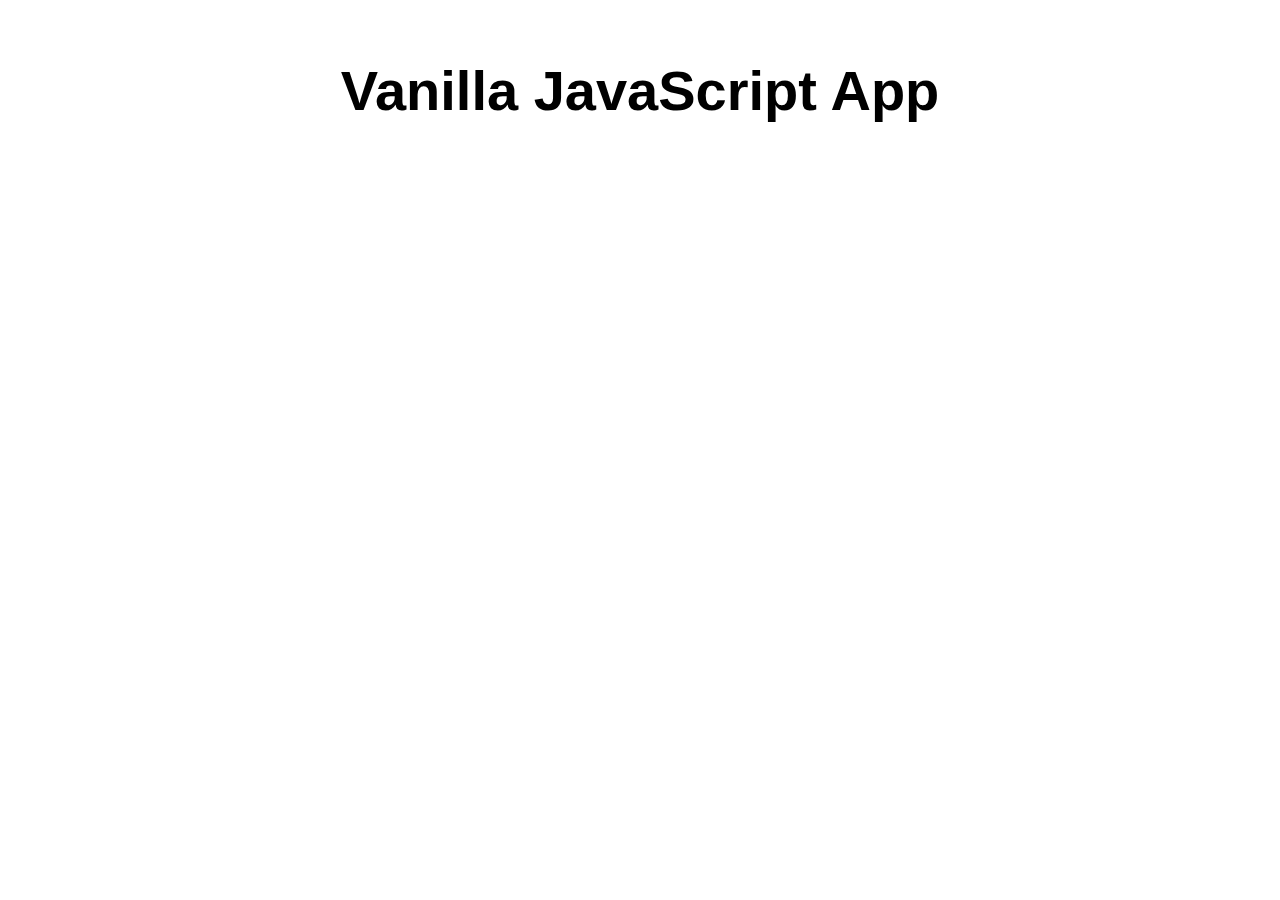
<file: src/index.html>
<!DOCTYPE html>
<html lang="en">

<head>
  <meta charset="UTF-8">
  <meta name="viewport" content="width=device-width, initial-scale=1.0">
  <link rel="stylesheet" href="styles.css">
  <title>Vanilla JavaScript App</title>
</head>

<body>
  <main>
    <h1>Vanilla JavaScript App</h1>
  </main>
</body>

</html>
</file>
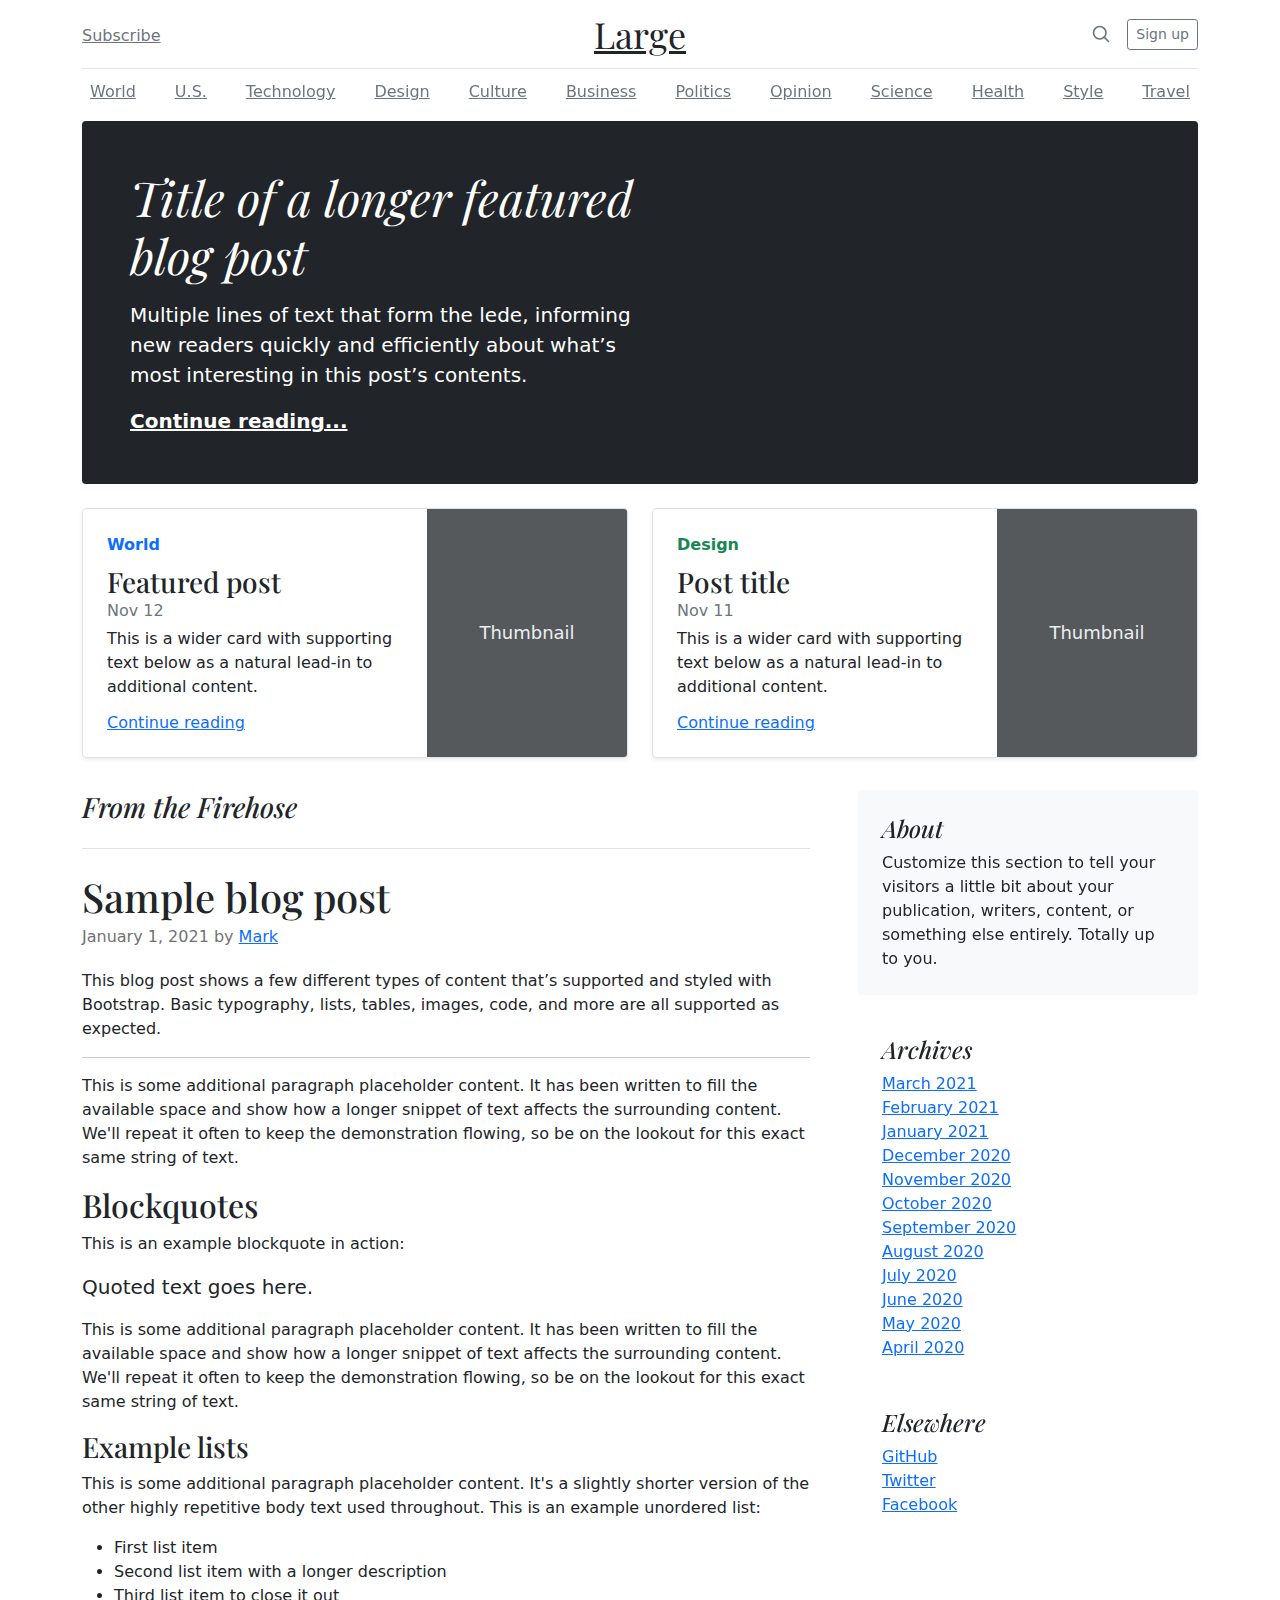
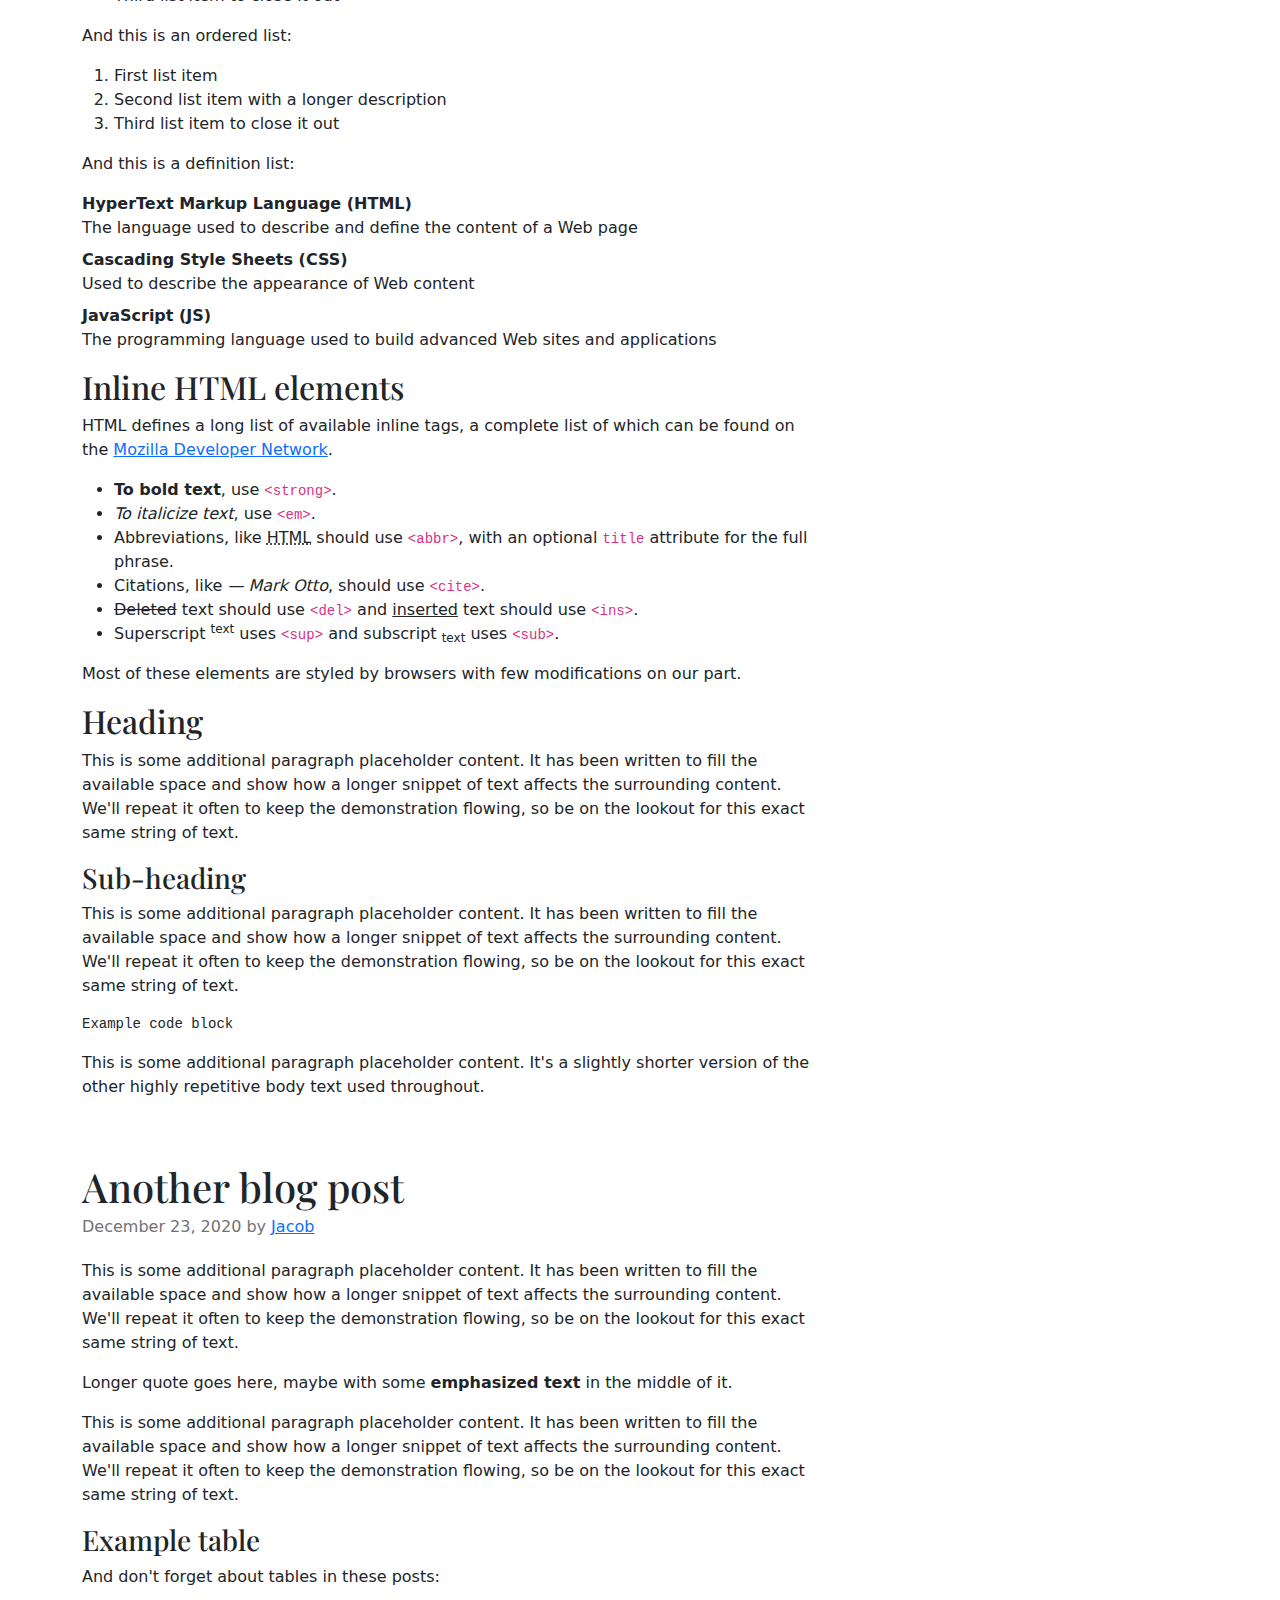
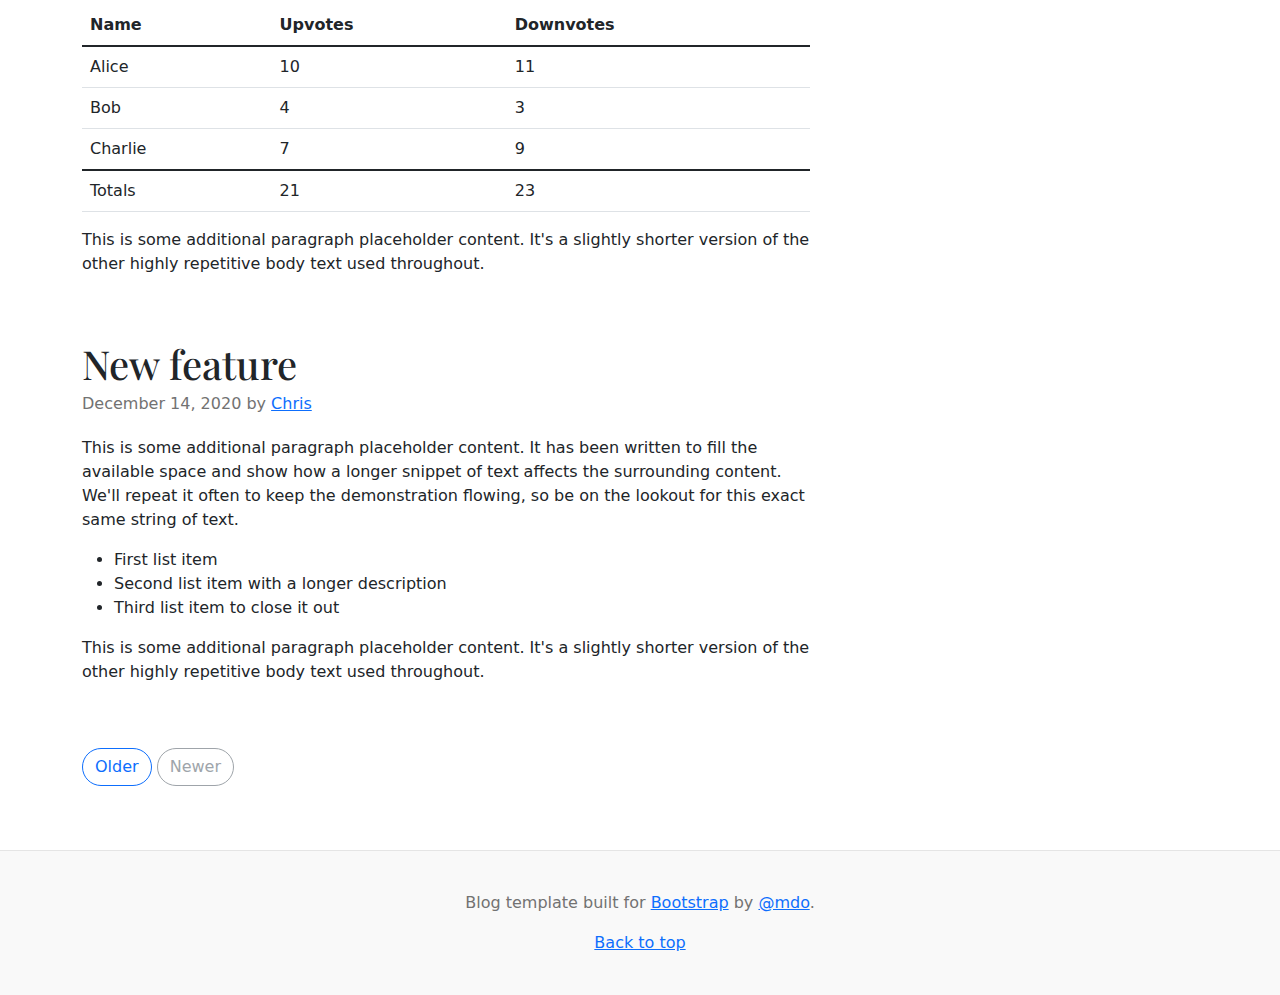
<file: blog.html>
<!doctype html>
<html lang="en">
  <head>
    <meta charset="utf-8">
    <meta name="viewport" content="width=device-width, initial-scale=1">
    <meta name="description" content="">
    <meta name="author" content="Mark Otto, Jacob Thornton, and Bootstrap contributors">
    <meta name="generator" content="Hugo 0.88.1">
    <title>Blog Template · Bootstrap v5.1</title>

    <link rel="canonical" href="https://getbootstrap.com/docs/5.1/examples/blog/">

    

    <!-- Bootstrap core CSS -->
<link href="/css/bootstrap.min.css" rel="stylesheet">

    <style>
      .bd-placeholder-img {
        font-size: 1.125rem;
        text-anchor: middle;
        -webkit-user-select: none;
        -moz-user-select: none;
        user-select: none;
      }

      @media (min-width: 768px) {
        .bd-placeholder-img-lg {
          font-size: 3.5rem;
        }
      }
    </style>

    
    <!-- Custom styles for this template -->
    <link href="https://fonts.googleapis.com/css?family=Playfair&#43;Display:700,900&amp;display=swap" rel="stylesheet">
    <!-- Custom styles for this template -->
    <link href="/css/blog.css" rel="stylesheet">
  </head>
  <body>
    
<div class="container">
  <header class="blog-header py-3">
    <div class="row flex-nowrap justify-content-between align-items-center">
      <div class="col-4 pt-1">
        <a class="link-secondary" href="#">Subscribe</a>
      </div>
      <div class="col-4 text-center">
        <a class="blog-header-logo text-dark" href="#">Large</a>
      </div>
      <div class="col-4 d-flex justify-content-end align-items-center">
        <a class="link-secondary" href="#" aria-label="Search">
          <svg xmlns="http://www.w3.org/2000/svg" width="20" height="20" fill="none" stroke="currentColor" stroke-linecap="round" stroke-linejoin="round" stroke-width="2" class="mx-3" role="img" viewBox="0 0 24 24"><title>Search</title><circle cx="10.5" cy="10.5" r="7.5"/><path d="M21 21l-5.2-5.2"/></svg>
        </a>
        <a class="btn btn-sm btn-outline-secondary" href="#">Sign up</a>
      </div>
    </div>
  </header>

  <div class="nav-scroller py-1 mb-2">
    <nav class="nav d-flex justify-content-between">
      <a class="p-2 link-secondary" href="#">World</a>
      <a class="p-2 link-secondary" href="#">U.S.</a>
      <a class="p-2 link-secondary" href="#">Technology</a>
      <a class="p-2 link-secondary" href="#">Design</a>
      <a class="p-2 link-secondary" href="#">Culture</a>
      <a class="p-2 link-secondary" href="#">Business</a>
      <a class="p-2 link-secondary" href="#">Politics</a>
      <a class="p-2 link-secondary" href="#">Opinion</a>
      <a class="p-2 link-secondary" href="#">Science</a>
      <a class="p-2 link-secondary" href="#">Health</a>
      <a class="p-2 link-secondary" href="#">Style</a>
      <a class="p-2 link-secondary" href="#">Travel</a>
    </nav>
  </div>
</div>

<main class="container">
  <div class="p-4 p-md-5 mb-4 text-white rounded bg-dark">
    <div class="col-md-6 px-0">
      <h1 class="display-4 fst-italic">Title of a longer featured blog post</h1>
      <p class="lead my-3">Multiple lines of text that form the lede, informing new readers quickly and efficiently about what’s most interesting in this post’s contents.</p>
      <p class="lead mb-0"><a href="#" class="text-white fw-bold">Continue reading...</a></p>
    </div>
  </div>

  <div class="row mb-2">
    <div class="col-md-6">
      <div class="row g-0 border rounded overflow-hidden flex-md-row mb-4 shadow-sm h-md-250 position-relative">
        <div class="col p-4 d-flex flex-column position-static">
          <strong class="d-inline-block mb-2 text-primary">World</strong>
          <h3 class="mb-0">Featured post</h3>
          <div class="mb-1 text-muted">Nov 12</div>
          <p class="card-text mb-auto">This is a wider card with supporting text below as a natural lead-in to additional content.</p>
          <a href="#" class="stretched-link">Continue reading</a>
        </div>
        <div class="col-auto d-none d-lg-block">
          <svg class="bd-placeholder-img" width="200" height="250" xmlns="http://www.w3.org/2000/svg" role="img" aria-label="Placeholder: Thumbnail" preserveAspectRatio="xMidYMid slice" focusable="false"><title>Placeholder</title><rect width="100%" height="100%" fill="#55595c"/><text x="50%" y="50%" fill="#eceeef" dy=".3em">Thumbnail</text></svg>

        </div>
      </div>
    </div>
    <div class="col-md-6">
      <div class="row g-0 border rounded overflow-hidden flex-md-row mb-4 shadow-sm h-md-250 position-relative">
        <div class="col p-4 d-flex flex-column position-static">
          <strong class="d-inline-block mb-2 text-success">Design</strong>
          <h3 class="mb-0">Post title</h3>
          <div class="mb-1 text-muted">Nov 11</div>
          <p class="mb-auto">This is a wider card with supporting text below as a natural lead-in to additional content.</p>
          <a href="#" class="stretched-link">Continue reading</a>
        </div>
        <div class="col-auto d-none d-lg-block">
          <svg class="bd-placeholder-img" width="200" height="250" xmlns="http://www.w3.org/2000/svg" role="img" aria-label="Placeholder: Thumbnail" preserveAspectRatio="xMidYMid slice" focusable="false"><title>Placeholder</title><rect width="100%" height="100%" fill="#55595c"/><text x="50%" y="50%" fill="#eceeef" dy=".3em">Thumbnail</text></svg>

        </div>
      </div>
    </div>
  </div>

  <div class="row g-5">
    <div class="col-md-8">
      <h3 class="pb-4 mb-4 fst-italic border-bottom">
        From the Firehose
      </h3>

      <article class="blog-post">
        <h2 class="blog-post-title">Sample blog post</h2>
        <p class="blog-post-meta">January 1, 2021 by <a href="#">Mark</a></p>

        <p>This blog post shows a few different types of content that’s supported and styled with Bootstrap. Basic typography, lists, tables, images, code, and more are all supported as expected.</p>
        <hr>
        <p>This is some additional paragraph placeholder content. It has been written to fill the available space and show how a longer snippet of text affects the surrounding content. We'll repeat it often to keep the demonstration flowing, so be on the lookout for this exact same string of text.</p>
        <h2>Blockquotes</h2>
        <p>This is an example blockquote in action:</p>
        <blockquote class="blockquote">
          <p>Quoted text goes here.</p>
        </blockquote>
        <p>This is some additional paragraph placeholder content. It has been written to fill the available space and show how a longer snippet of text affects the surrounding content. We'll repeat it often to keep the demonstration flowing, so be on the lookout for this exact same string of text.</p>
        <h3>Example lists</h3>
        <p>This is some additional paragraph placeholder content. It's a slightly shorter version of the other highly repetitive body text used throughout. This is an example unordered list:</p>
        <ul>
          <li>First list item</li>
          <li>Second list item with a longer description</li>
          <li>Third list item to close it out</li>
        </ul>
        <p>And this is an ordered list:</p>
        <ol>
          <li>First list item</li>
          <li>Second list item with a longer description</li>
          <li>Third list item to close it out</li>
        </ol>
        <p>And this is a definition list:</p>
        <dl>
          <dt>HyperText Markup Language (HTML)</dt>
          <dd>The language used to describe and define the content of a Web page</dd>
          <dt>Cascading Style Sheets (CSS)</dt>
          <dd>Used to describe the appearance of Web content</dd>
          <dt>JavaScript (JS)</dt>
          <dd>The programming language used to build advanced Web sites and applications</dd>
        </dl>
        <h2>Inline HTML elements</h2>
        <p>HTML defines a long list of available inline tags, a complete list of which can be found on the <a href="https://developer.mozilla.org/en-US/docs/Web/HTML/Element">Mozilla Developer Network</a>.</p>
        <ul>
          <li><strong>To bold text</strong>, use <code class="language-plaintext highlighter-rouge">&lt;strong&gt;</code>.</li>
          <li><em>To italicize text</em>, use <code class="language-plaintext highlighter-rouge">&lt;em&gt;</code>.</li>
          <li>Abbreviations, like <abbr title="HyperText Markup Langage">HTML</abbr> should use <code class="language-plaintext highlighter-rouge">&lt;abbr&gt;</code>, with an optional <code class="language-plaintext highlighter-rouge">title</code> attribute for the full phrase.</li>
          <li>Citations, like <cite>— Mark Otto</cite>, should use <code class="language-plaintext highlighter-rouge">&lt;cite&gt;</code>.</li>
          <li><del>Deleted</del> text should use <code class="language-plaintext highlighter-rouge">&lt;del&gt;</code> and <ins>inserted</ins> text should use <code class="language-plaintext highlighter-rouge">&lt;ins&gt;</code>.</li>
          <li>Superscript <sup>text</sup> uses <code class="language-plaintext highlighter-rouge">&lt;sup&gt;</code> and subscript <sub>text</sub> uses <code class="language-plaintext highlighter-rouge">&lt;sub&gt;</code>.</li>
        </ul>
        <p>Most of these elements are styled by browsers with few modifications on our part.</p>
        <h2>Heading</h2>
        <p>This is some additional paragraph placeholder content. It has been written to fill the available space and show how a longer snippet of text affects the surrounding content. We'll repeat it often to keep the demonstration flowing, so be on the lookout for this exact same string of text.</p>
        <h3>Sub-heading</h3>
        <p>This is some additional paragraph placeholder content. It has been written to fill the available space and show how a longer snippet of text affects the surrounding content. We'll repeat it often to keep the demonstration flowing, so be on the lookout for this exact same string of text.</p>
        <pre><code>Example code block</code></pre>
        <p>This is some additional paragraph placeholder content. It's a slightly shorter version of the other highly repetitive body text used throughout.</p>
      </article>

      <article class="blog-post">
        <h2 class="blog-post-title">Another blog post</h2>
        <p class="blog-post-meta">December 23, 2020 by <a href="#">Jacob</a></p>

        <p>This is some additional paragraph placeholder content. It has been written to fill the available space and show how a longer snippet of text affects the surrounding content. We'll repeat it often to keep the demonstration flowing, so be on the lookout for this exact same string of text.</p>
        <blockquote>
          <p>Longer quote goes here, maybe with some <strong>emphasized text</strong> in the middle of it.</p>
        </blockquote>
        <p>This is some additional paragraph placeholder content. It has been written to fill the available space and show how a longer snippet of text affects the surrounding content. We'll repeat it often to keep the demonstration flowing, so be on the lookout for this exact same string of text.</p>
        <h3>Example table</h3>
        <p>And don't forget about tables in these posts:</p>
        <table class="table">
          <thead>
            <tr>
              <th>Name</th>
              <th>Upvotes</th>
              <th>Downvotes</th>
            </tr>
          </thead>
          <tbody>
            <tr>
              <td>Alice</td>
              <td>10</td>
              <td>11</td>
            </tr>
            <tr>
              <td>Bob</td>
              <td>4</td>
              <td>3</td>
            </tr>
            <tr>
              <td>Charlie</td>
              <td>7</td>
              <td>9</td>
            </tr>
          </tbody>
          <tfoot>
            <tr>
              <td>Totals</td>
              <td>21</td>
              <td>23</td>
            </tr>
          </tfoot>
        </table>

        <p>This is some additional paragraph placeholder content. It's a slightly shorter version of the other highly repetitive body text used throughout.</p>
      </article>

      <article class="blog-post">
        <h2 class="blog-post-title">New feature</h2>
        <p class="blog-post-meta">December 14, 2020 by <a href="#">Chris</a></p>

        <p>This is some additional paragraph placeholder content. It has been written to fill the available space and show how a longer snippet of text affects the surrounding content. We'll repeat it often to keep the demonstration flowing, so be on the lookout for this exact same string of text.</p>
        <ul>
          <li>First list item</li>
          <li>Second list item with a longer description</li>
          <li>Third list item to close it out</li>
        </ul>
        <p>This is some additional paragraph placeholder content. It's a slightly shorter version of the other highly repetitive body text used throughout.</p>
      </article>

      <nav class="blog-pagination" aria-label="Pagination">
        <a class="btn btn-outline-primary" href="#">Older</a>
        <a class="btn btn-outline-secondary disabled">Newer</a>
      </nav>

    </div>

    <div class="col-md-4">
      <div class="position-sticky" style="top: 2rem;">
        <div class="p-4 mb-3 bg-light rounded">
          <h4 class="fst-italic">About</h4>
          <p class="mb-0">Customize this section to tell your visitors a little bit about your publication, writers, content, or something else entirely. Totally up to you.</p>
        </div>

        <div class="p-4">
          <h4 class="fst-italic">Archives</h4>
          <ol class="list-unstyled mb-0">
            <li><a href="#">March 2021</a></li>
            <li><a href="#">February 2021</a></li>
            <li><a href="#">January 2021</a></li>
            <li><a href="#">December 2020</a></li>
            <li><a href="#">November 2020</a></li>
            <li><a href="#">October 2020</a></li>
            <li><a href="#">September 2020</a></li>
            <li><a href="#">August 2020</a></li>
            <li><a href="#">July 2020</a></li>
            <li><a href="#">June 2020</a></li>
            <li><a href="#">May 2020</a></li>
            <li><a href="#">April 2020</a></li>
          </ol>
        </div>

        <div class="p-4">
          <h4 class="fst-italic">Elsewhere</h4>
          <ol class="list-unstyled">
            <li><a href="#">GitHub</a></li>
            <li><a href="#">Twitter</a></li>
            <li><a href="#">Facebook</a></li>
          </ol>
        </div>
      </div>
    </div>
  </div>

</main>

<footer class="blog-footer">
  <p>Blog template built for <a href="https://getbootstrap.com/">Bootstrap</a> by <a href="https://twitter.com/mdo">@mdo</a>.</p>
  <p>
    <a href="#">Back to top</a>
  </p>
</footer>


    
  </body>
</html>
</file>
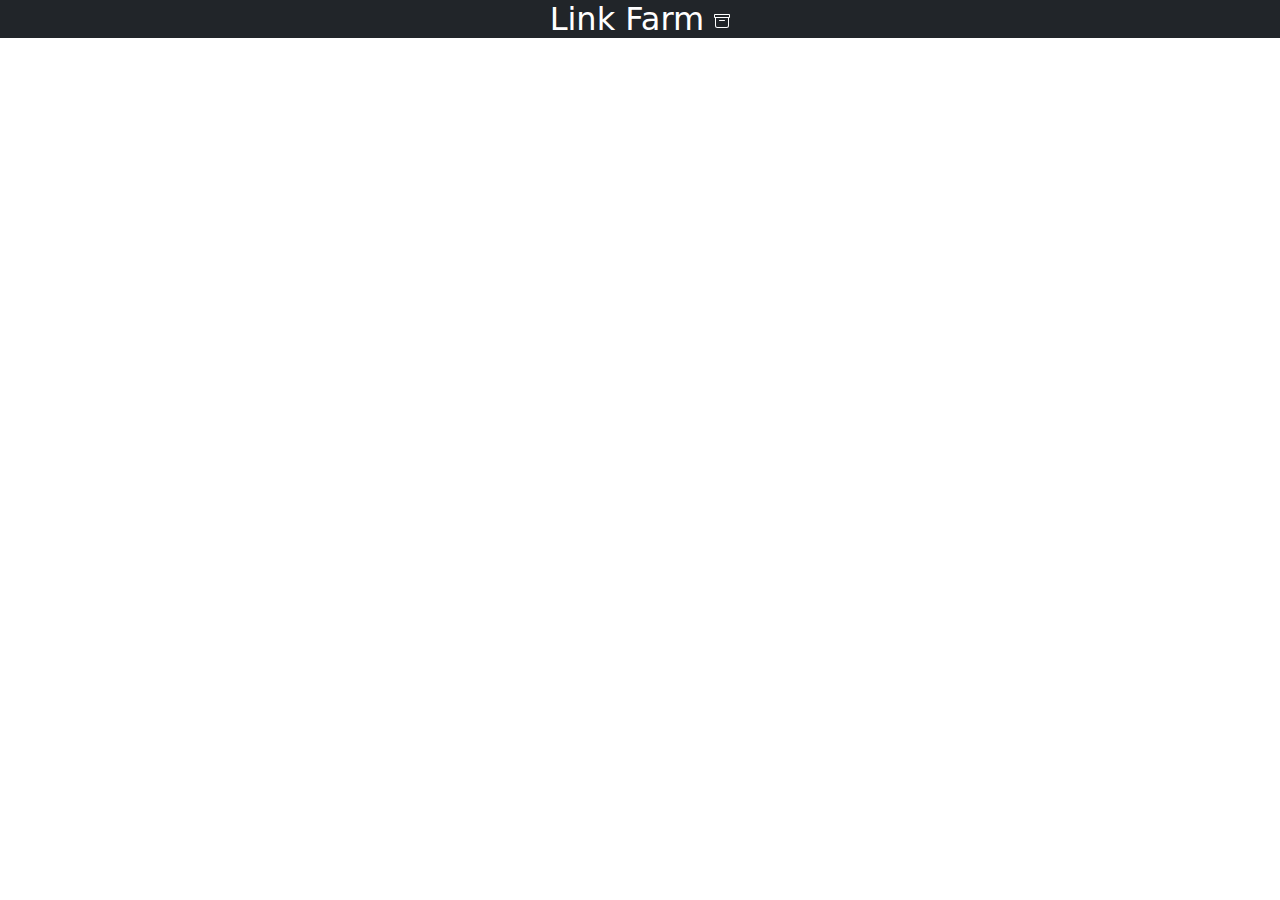
<file: links.html>
<!DOCTYPE html>
<html lang="en">
<head>
  <meta charset="UTF-8">
  <meta name="viewport" content="width=device-width, initial-scale=1.0">
  <title>Link Farm</title>
  <link rel="stylesheet" href="https://stackpath.bootstrapcdn.com/bootstrap/5.0.0-alpha1/css/bootstrap.min.css" integrity="sha384-r4NyP46KrjDleawBgD5tp8Y7UzmLA05oM1iAEQ17CSuDqnUK2+k9luXQOfXJCJ4I" crossorigin="anonymous">
  <link rel="stylesheet" href="https://cdnjs.cloudflare.com/ajax/libs/twitter-bootstrap/5.0.1/css/bootstrap.min.css">
  <link rel="stylesheet" href="https://cdn.datatables.net/1.11.3/css/dataTables.bootstrap5.min.css">
  <!-- <script src="https://cdn.jsdelivr.net/npm/popper.js@1.16.0/dist/umd/popper.min.js" integrity="sha384-Q6E9RHvbIyZFJoft+2mJbHaEWldlvI9IOYy5n3zV9zzTtmI3UksdQRVvoxMfooAo" crossorigin="anonymous"></script>
  <script src="https://stackpath.bootstrapcdn.com/bootstrap/5.0.0-alpha1/js/bootstrap.min.js" integrity="sha384-oesi62hOLfzrys4LxRF63OJCXdXDipiYWBnvTl9Y9/TRlw5xlKIEHpNyvvDShgf/" crossorigin="anonymous"></script>
  -->
</head>
<body>
<p class="h2 text-center bg-dark text-white">Link Farm <svg xmlns="http://www.w3.org/2000/svg" width="16" height="16" fill="currentColor" class="bi bi-archive" viewBox="0 0 16 16">
    <path d="M0 2a1 1 0 0 1 1-1h14a1 1 0 0 1 1 1v2a1 1 0 0 1-1 1v7.5a2.5 2.5 0 0 1-2.5 2.5h-9A2.5 2.5 0 0 1 1 12.5V5a1 1 0 0 1-1-1V2zm2 3v7.5A1.5 1.5 0 0 0 3.5 14h9a1.5 1.5 0 0 0 1.5-1.5V5H2zm13-3H1v2h14V2zM5 7.5a.5.5 0 0 1 .5-.5h5a.5.5 0 0 1 0 1h-5a.5.5 0 0 1-.5-.5z"/>
  </svg></p>
<div class="container">
    <div class="row">
        <iframe src="https://script.google.com/macros/s/AKfycby0I76P2hVVDJBPyJyZRkgOfLnmYTfJD2PT69fa9AHYeO3STXxu/exec" scrolling="no" 
        height="600" width="100%"></iframe>
    </div>
</div>
</body>
</html>
</file>
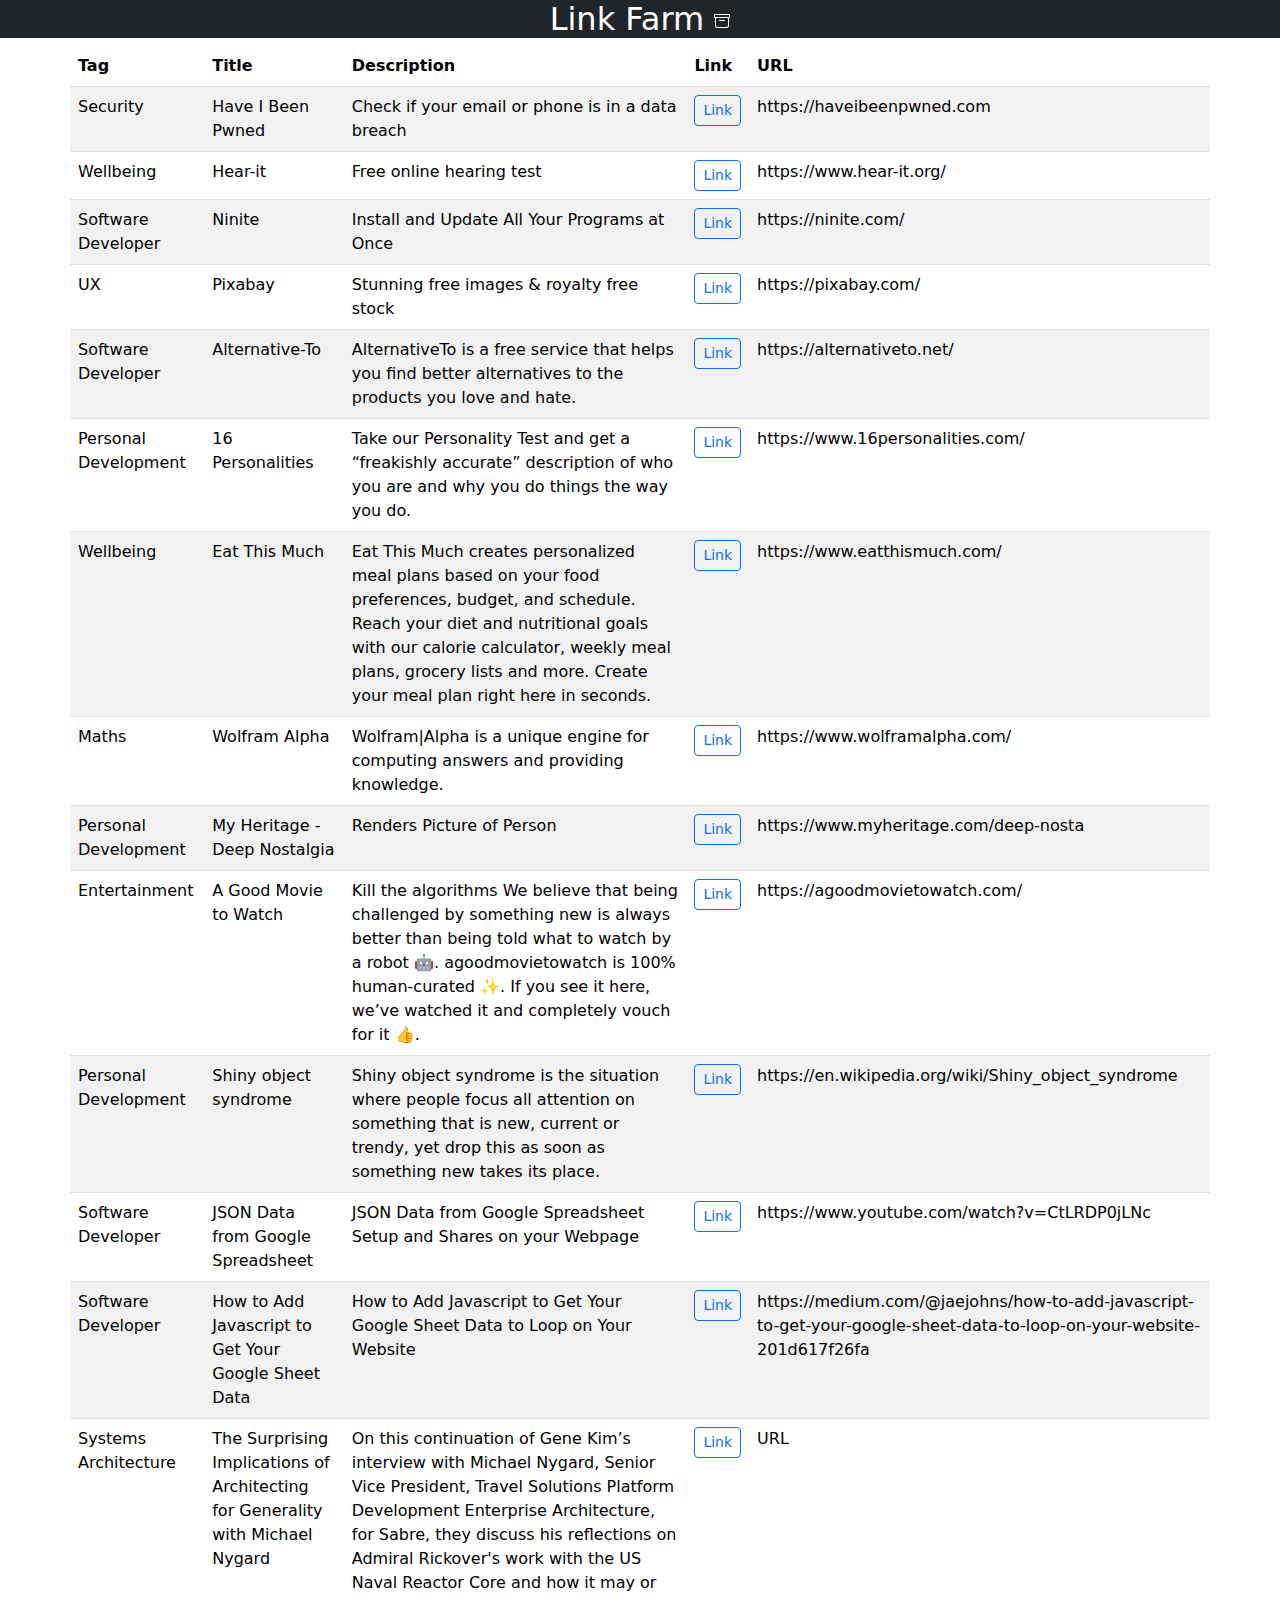
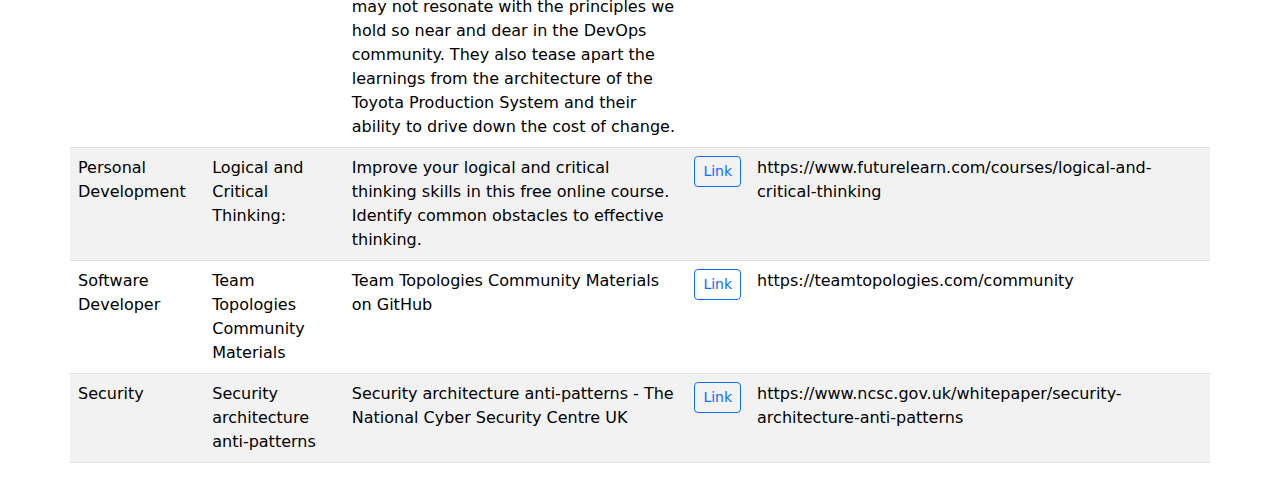
<file: Linksv2.html>
<!DOCTYPE html>
<html lang="en">
<head>
  <meta charset="UTF-8">
  <meta name="viewport" content="width=device-width, initial-scale=1.0">
  <title>Link Farm</title>
  <link rel="stylesheet" href="https://stackpath.bootstrapcdn.com/bootstrap/5.0.0-alpha1/css/bootstrap.min.css" integrity="sha384-r4NyP46KrjDleawBgD5tp8Y7UzmLA05oM1iAEQ17CSuDqnUK2+k9luXQOfXJCJ4I" crossorigin="anonymous">
  <link rel="stylesheet" href="https://cdnjs.cloudflare.com/ajax/libs/twitter-bootstrap/5.0.1/css/bootstrap.min.css">
  <link rel="stylesheet" href="https://cdn.datatables.net/1.11.3/css/dataTables.bootstrap5.min.css">
  <!-- <script src="https://cdn.jsdelivr.net/npm/popper.js@1.16.0/dist/umd/popper.min.js" integrity="sha384-Q6E9RHvbIyZFJoft+2mJbHaEWldlvI9IOYy5n3zV9zzTtmI3UksdQRVvoxMfooAo" crossorigin="anonymous"></script>
  <script src="https://stackpath.bootstrapcdn.com/bootstrap/5.0.0-alpha1/js/bootstrap.min.js" integrity="sha384-oesi62hOLfzrys4LxRF63OJCXdXDipiYWBnvTl9Y9/TRlw5xlKIEHpNyvvDShgf/" crossorigin="anonymous"></script>
  -->
</head>
<body>
<p class="h2 text-center bg-dark text-white">Link Farm <svg xmlns="http://www.w3.org/2000/svg" width="16" height="16" fill="currentColor" class="bi bi-archive" viewBox="0 0 16 16">
    <path d="M0 2a1 1 0 0 1 1-1h14a1 1 0 0 1 1 1v2a1 1 0 0 1-1 1v7.5a2.5 2.5 0 0 1-2.5 2.5h-9A2.5 2.5 0 0 1 1 12.5V5a1 1 0 0 1-1-1V2zm2 3v7.5A1.5 1.5 0 0 0 3.5 14h9a1.5 1.5 0 0 0 1.5-1.5V5H2zm13-3H1v2h14V2zM5 7.5a.5.5 0 0 1 .5-.5h5a.5.5 0 0 1 0 1h-5a.5.5 0 0 1-.5-.5z"/>
  </svg></p>
<div class="container">
    <div class="row">
        <table id="foo" class="table table-striped" style="width:100%">
            <thead>
                <tr>
                    <th>Tag</th>
                    <th>Title</th>
                    <th>Description</th>
                    <th>Link</th>
                    <th>URL</th>
                </tr>
            </thead>
            <tbody>
                <tr>
                    <td>Security</td>
                    <td>Have I Been Pwned</td>
                    <td>Check if your email or phone is in a data breach</td>
                    <td><a class="btn btn-outline-primary btn-sm" href="https://haveibeenpwned.com" target="_blank" role="button">Link</a></td>
                    <td>https://haveibeenpwned.com</td>
                </tr>
                <tr>
                    <td>Wellbeing</td>
                    <td>Hear-it</td>
                    <td>Free online hearing test</td>
                    <td><a class="btn btn-outline-primary btn-sm" href="https://www.hear-it.org/" target="_blank" role="button">Link</a></td>
                    <td>https://www.hear-it.org/</td>
                </tr>
                <tr>
                    <td>Software Developer</td>
                    <td>Ninite</td>
                    <td>Install and Update All Your Programs at Once</td>
                    <td><a class="btn btn-outline-primary btn-sm" href="https://ninite.com/" target="_blank" role="button">Link</a></td>
                    <td>https://ninite.com/</td>
                </tr>
                <tr>
                    <td>UX</td>
                    <td>Pixabay</td>
                    <td>Stunning free images & royalty free stock</td>
                    <td><a class="btn btn-outline-primary btn-sm" href="https://pixabay.com/" target="_blank" role="button">Link</a></td>
                    <td>https://pixabay.com/</td>
                </tr>
                <tr>
                    <td>Software Developer</td>
                    <td>Alternative-To</td>
                    <td>AlternativeTo is a free service that helps you find better alternatives to the products you love and hate.</td>
                    <td><a class="btn btn-outline-primary btn-sm" href="https://alternativeto.net/" target="_blank" role="button">Link</a></td>
                    <td>https://alternativeto.net/</td>
                </tr>
                <tr>
                    <td>Personal Development</td>
                    <td>16 Personalities</td>
                    <td>Take our Personality Test and get a “freakishly accurate” description of who you are and why you do things the way you do.</td>
                    <td><a class="btn btn-outline-primary btn-sm" href="https://www.16personalities.com/" target="_blank" role="button">Link</a></td>
                    <td>https://www.16personalities.com/</td>
                </tr>
                <tr>
                    <td>Wellbeing</td>
                    <td>Eat This Much</td>
                    <td>Eat This Much creates personalized meal plans based on your food preferences, budget, and schedule. Reach your diet and nutritional goals with our calorie calculator, weekly meal plans, grocery lists and more. Create your meal plan right here in seconds.</td>
                    <td><a class="btn btn-outline-primary btn-sm" href="https://www.eatthismuch.com/" target="_blank" role="button">Link</a></td>
                    <td>https://www.eatthismuch.com/</td>
                </tr>
                <tr>
                    <td>Maths</td>
                    <td>Wolfram Alpha</td>
                    <td>Wolfram|Alpha is a unique engine for computing answers and providing knowledge.</td>
                    <td><a class="btn btn-outline-primary btn-sm" href="https://www.wolframalpha.com/" target="_blank" role="button">Link</a></td>
                    <td>https://www.wolframalpha.com/</td>
                </tr>
                <tr>
                    <td>Personal Development</td>
                    <td>My Heritage - Deep Nostalgia</td>
                    <td>Renders Picture of Person</td>
                    <td><a class="btn btn-outline-primary btn-sm" href="https://www.myheritage.com/deep-nosta" target="_blank" role="button">Link</a></td>
                    <td>https://www.myheritage.com/deep-nosta</td>
                </tr>
                <tr>
                    <td>Entertainment</td>
                    <td>A Good Movie to Watch</td>
                    <td>Kill the algorithms
                        We believe that being challenged by something new is always better than being told what to watch by a robot 🤖. agoodmovietowatch is 100% human-curated ✨. If you see it here, we’ve watched it and completely vouch for it 👍.</td>
                    <td><a class="btn btn-outline-primary btn-sm" href="https://agoodmovietowatch.com/" target="_blank" role="button">Link</a></td>
                    <td>https://agoodmovietowatch.com/</td>
                </tr>
                <tr>
                    <td>Personal Development</td>
                    <td>Shiny object syndrome</td>
                    <td>Shiny object syndrome is the situation where people focus all attention on something that is new, current or trendy, yet drop this as soon as something new takes its place.</td>
                    <td><a class="btn btn-outline-primary btn-sm" href="https://en.wikipedia.org/wiki/Shiny_object_syndrome" target="_blank" role="button">Link</a></td>
                    <td>https://en.wikipedia.org/wiki/Shiny_object_syndrome</td>
                </tr>
                <tr>
                    <td>Software Developer</td>
                    <td>JSON Data from Google Spreadsheet</td>
                    <td>JSON Data from Google Spreadsheet Setup and Shares on your Webpage</td>
                    <td><a class="btn btn-outline-primary btn-sm" href="https://www.youtube.com/watch?v=CtLRDP0jLNc" target="_blank" role="button">Link</a></td>
                    <td>https://www.youtube.com/watch?v=CtLRDP0jLNc</td>
                </tr>
                <tr>
                    <td>Software Developer</td>
                    <td>How to Add Javascript to Get Your Google Sheet Data</td>
                    <td>How to Add Javascript to Get Your Google Sheet Data to Loop on Your Website</td>
                    <td><a class="btn btn-outline-primary btn-sm" href="https://medium.com/@jaejohns/how-to-add-javascript-to-get-your-google-sheet-data-to-loop-on-your-website-201d617f26fa" target="_blank" role="button">Link</a></td>
                    <td>https://medium.com/@jaejohns/how-to-add-javascript-to-get-your-google-sheet-data-to-loop-on-your-website-201d617f26fa</td>
                </tr>
                <tr>
                    <td>Systems Architecture</td>
                    <td>The Surprising Implications of Architecting for Generality with Michael Nygard</td>
                    <td>On this continuation of Gene Kim’s interview with Michael Nygard, Senior Vice President, Travel Solutions Platform Development Enterprise Architecture, for Sabre, they discuss his reflections on Admiral Rickover's work with the US Naval Reactor Core and how it may or may not resonate with the principles we hold so near and dear in the DevOps community. They also tease apart the learnings from the architecture of the Toyota Production System and their ability to drive down the cost of change.</td>
                    <td><a class="btn btn-outline-primary btn-sm" href="#" target="_blank" role="button">Link</a></td>
                    <td>URL</td>
                </tr>
                <tr>
                    <td>Personal Development</td>
                    <td>Logical and Critical Thinking:</td>
                    <td>Improve your logical and critical thinking skills in this free online course. Identify common obstacles to effective thinking.</td>
                    <td><a class="btn btn-outline-primary btn-sm" href="https://www.futurelearn.com/courses/logical-and-critical-thinking" target="_blank" role="button">Link</a></td>
                    <td>https://www.futurelearn.com/courses/logical-and-critical-thinking</td>
                </tr>
                <tr>
                    <td>Software Developer</td>
                    <td>Team Topologies Community Materials</td>
                    <td>Team Topologies Community Materials on GitHub</td>
                    <td><a class="btn btn-outline-primary btn-sm" href="https://teamtopologies.com/community" target="_blank" role="button">Link</a></td>
                    <td>https://teamtopologies.com/community</td>
                </tr>
                <tr>
                    <td>Security</td>
                    <td>Security architecture anti-patterns </td>
                    <td>Security architecture anti-patterns - The National Cyber Security Centre UK</td>
                    <td><a class="btn btn-outline-primary btn-sm" href="https://www.ncsc.gov.uk/whitepaper/security-architecture-anti-patterns" target="_blank" role="button">Link</a></td>
                    <td>https://www.ncsc.gov.uk/whitepaper/security-architecture-anti-patterns</td>
                </tr>
                <!-- <tr>
                    <td>TemplateTag</td>
                    <td>TemplateTitle</td>
                    <td>TemplateDescription</td>
                    <td><a class="btn btn-outline-primary btn-sm" href="#" target="_blank" role="button">Link</a></td>
                    <td>URL</td>
                </tr> -->
              </tbody>

        </table>
    </div>
</div>
    
    <script src="https://code.jquery.com/jquery-3.5.1.js"></script>
    <script src="https://cdn.datatables.net/1.11.3/js/jquery.dataTables.min.js"></script>
    <script src="https://cdn.datatables.net/1.11.3/js/dataTables.bootstrap5.min.js>"></script>
    <script src="./js/tablessort.js"></script>
</body>
</html>
</file>
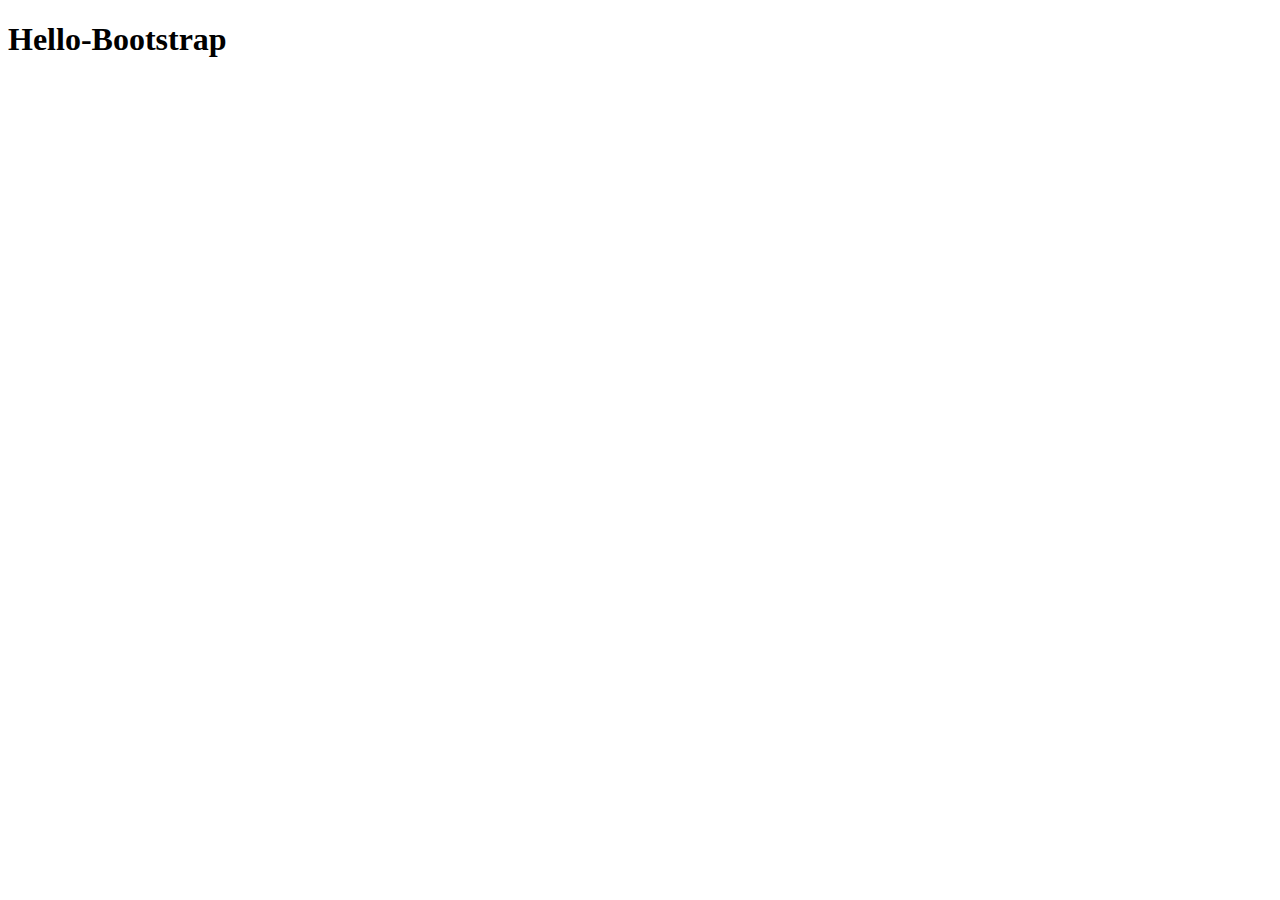
<file: test.html>
<!DOCTYPE html>
<html lang="en">
<head>
  <meta charset="UTF-8">
  <meta name="viewport" content="width=device-width, initial-scale=1.0">
  <title>Bootstrap Site</title>
  <link rel="stylesheet" href="https://stackpath.bootstrapcdn.com/bootstrap/5.0.0-alpha1/css/bootstrap.min.css" integrity="sha384-r4NyP46KrjDleawBgD5tp8Y7UzmLA05oM1iAEQ17CSuDqnUK2+k9luXQOfXJCJ4I" crossorigin="anonymous">
  <script src="https://cdn.jsdelivr.net/npm/popper.js@1.16.0/dist/umd/popper.min.js" integrity="sha384-Q6E9RHvbIyZFJoft+2mJbHaEWldlvI9IOYy5n3zV9zzTtmI3UksdQRVvoxMfooAo" crossorigin="anonymous"></script>
  <script src="https://stackpath.bootstrapcdn.com/bootstrap/5.0.0-alpha1/js/bootstrap.min.js" integrity="sha384-oesi62hOLfzrys4LxRF63OJCXdXDipiYWBnvTl9Y9/TRlw5xlKIEHpNyvvDShgf/" crossorigin="anonymous"></script>
</head>
<body>
<h1>Hello-Bootstrap</h1>
</body>
</html>
</file>
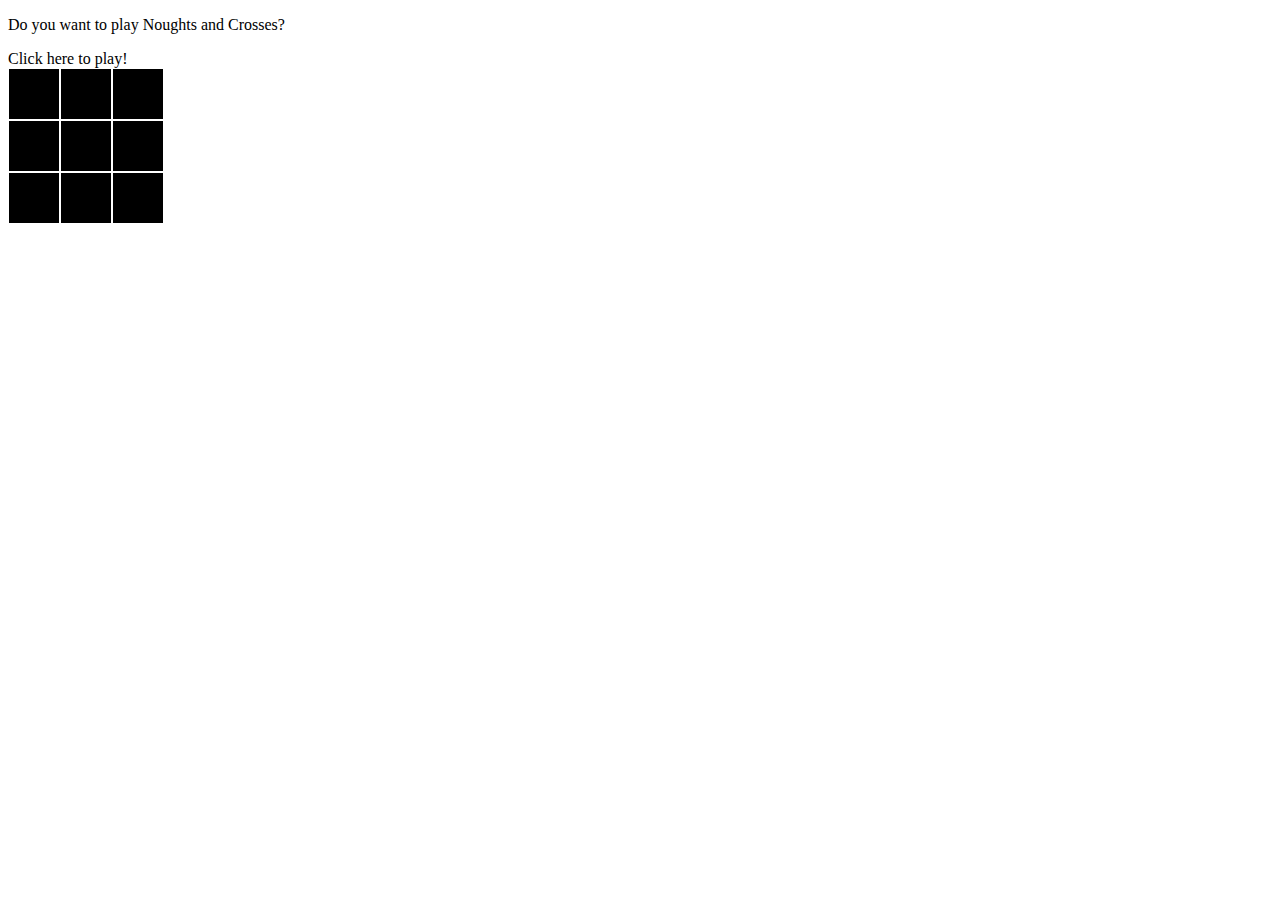
<file: PetProjects/oxo/oxo.html>
<!DOCTYPE html>
<html lang="en">
<head>
    <meta charset="UTF-8">
    <meta http-equiv="X-UA-Compatible" content="IE=edge">
    <meta name="viewport" content="width=device-width, initial-scale=1.0">
    <style>
        .row div {
            padding: 10px;
            border: 1px solid white;
            color: tomato;
            height: 30px;
            width: 30px;
            float: left;
            background-color: black;
            text-align: center;
        }
        .row {
            clear: both;
        }
    </style>

    <title>Nought and Crosses</title>
</head>
<body>
    <p>Do you want to play Noughts and Crosses?</p>
    Click here to play!<br/>
    <div>
        <div class="row">
            <div id="0_0" onclick="place(this)"></div>
            <div id="1_0" onclick="place(this)"></div>
            <div id="2_0" onclick="place(this)"></div>
        </div>
        <div class="row">
            <div id="0_1" onclick="place(this)"></div>
            <div id="1_1" onclick="place(this)"></div>
            <div id="2_1" onclick="place(this)"></div>
        </div>
        <div class="row">
            <div id="0_2" onclick="place(this)"></div>
            <div id="1_2"  onclick="place(this)"></div>
            <div id="2_2" onclick="place(this)"></div>
        </div>
    </div>
    <script>
       var currentPlayer = "O";
       var won = false;  
        function place(box) {
            if (box.innerText != "" || won) return;        
            box.innerText = currentPlayer;
            currentPlayer == "O" ? currentPlayer = "X" : currentPlayer = "O"
            checkGameBoard();
        }
        function checkGameBoard() {
            for(var i = 0; i <=2;i++){
                checkWinner(document.getElementById(i + "_0").innerText,
                            document.getElementById(i + "_1").innerText,
                            document.getElementById(i + "_2").innerText);
                checkWinner(document.getElementById("0_"+ i).innerText,
                            document.getElementById("1_"+ i).innerText,
                            document.getElementById("2_"+ i).innerText);
            }
            checkWinner(document.getElementById("0_0").innerText,
                        document.getElementById("1_1").innerText,
                        document.getElementById("2_2").innerText);
            checkWinner(document.getElementById("0_2").innerText,
                        document.getElementById("1_1").innerText,
                        document.getElementById("2_0").innerText);
        }
        function checkWinner(first, second, third) {
            if (first != "" && first ==second && first ==third) {
                alert("Winner!");
                won = true;
          }
     }
    </script>
</body>
</html>
</file>
<file: src/styles.css>
* {
  font-family: Arial, Helvetica, sans-serif;
}

html, body {
  margin: 0;
  border: 0;
  padding: 0;
  background-color: #fff;
}

main {
  margin: auto;
  width: 50%;
  padding: 20px;
}

main > h1 {
  text-align: center;
  font-size: 3.5em;
}
</file>
<file: css/blog.css>
/* stylelint-disable selector-list-comma-newline-after */

.blog-header {
  line-height: 1;
  border-bottom: 1px solid #e5e5e5;
}

.blog-header-logo {
  font-family: "Playfair Display", Georgia, "Times New Roman", serif/*rtl:Amiri, Georgia, "Times New Roman", serif*/;
  font-size: 2.25rem;
}

.blog-header-logo:hover {
  text-decoration: none;
}

h1, h2, h3, h4, h5, h6 {
  font-family: "Playfair Display", Georgia, "Times New Roman", serif/*rtl:Amiri, Georgia, "Times New Roman", serif*/;
}

.display-4 {
  font-size: 2.5rem;
}
@media (min-width: 768px) {
  .display-4 {
    font-size: 3rem;
  }
}

.nav-scroller {
  position: relative;
  z-index: 2;
  height: 2.75rem;
  overflow-y: hidden;
}

.nav-scroller .nav {
  display: flex;
  flex-wrap: nowrap;
  padding-bottom: 1rem;
  margin-top: -1px;
  overflow-x: auto;
  text-align: center;
  white-space: nowrap;
  -webkit-overflow-scrolling: touch;
}

.nav-scroller .nav-link {
  padding-top: .75rem;
  padding-bottom: .75rem;
  font-size: .875rem;
}

.card-img-right {
  height: 100%;
  border-radius: 0 3px 3px 0;
}

.flex-auto {
  flex: 0 0 auto;
}

.h-250 { height: 250px; }
@media (min-width: 768px) {
  .h-md-250 { height: 250px; }
}

/* Pagination */
.blog-pagination {
  margin-bottom: 4rem;
}
.blog-pagination > .btn {
  border-radius: 2rem;
}

/*
 * Blog posts
 */
.blog-post {
  margin-bottom: 4rem;
}
.blog-post-title {
  margin-bottom: .25rem;
  font-size: 2.5rem;
}
.blog-post-meta {
  margin-bottom: 1.25rem;
  color: #727272;
}

/*
 * Footer
 */
.blog-footer {
  padding: 2.5rem 0;
  color: #727272;
  text-align: center;
  background-color: #f9f9f9;
  border-top: .05rem solid #e5e5e5;
}
.blog-footer p:last-child {
  margin-bottom: 0;
}
</file>
